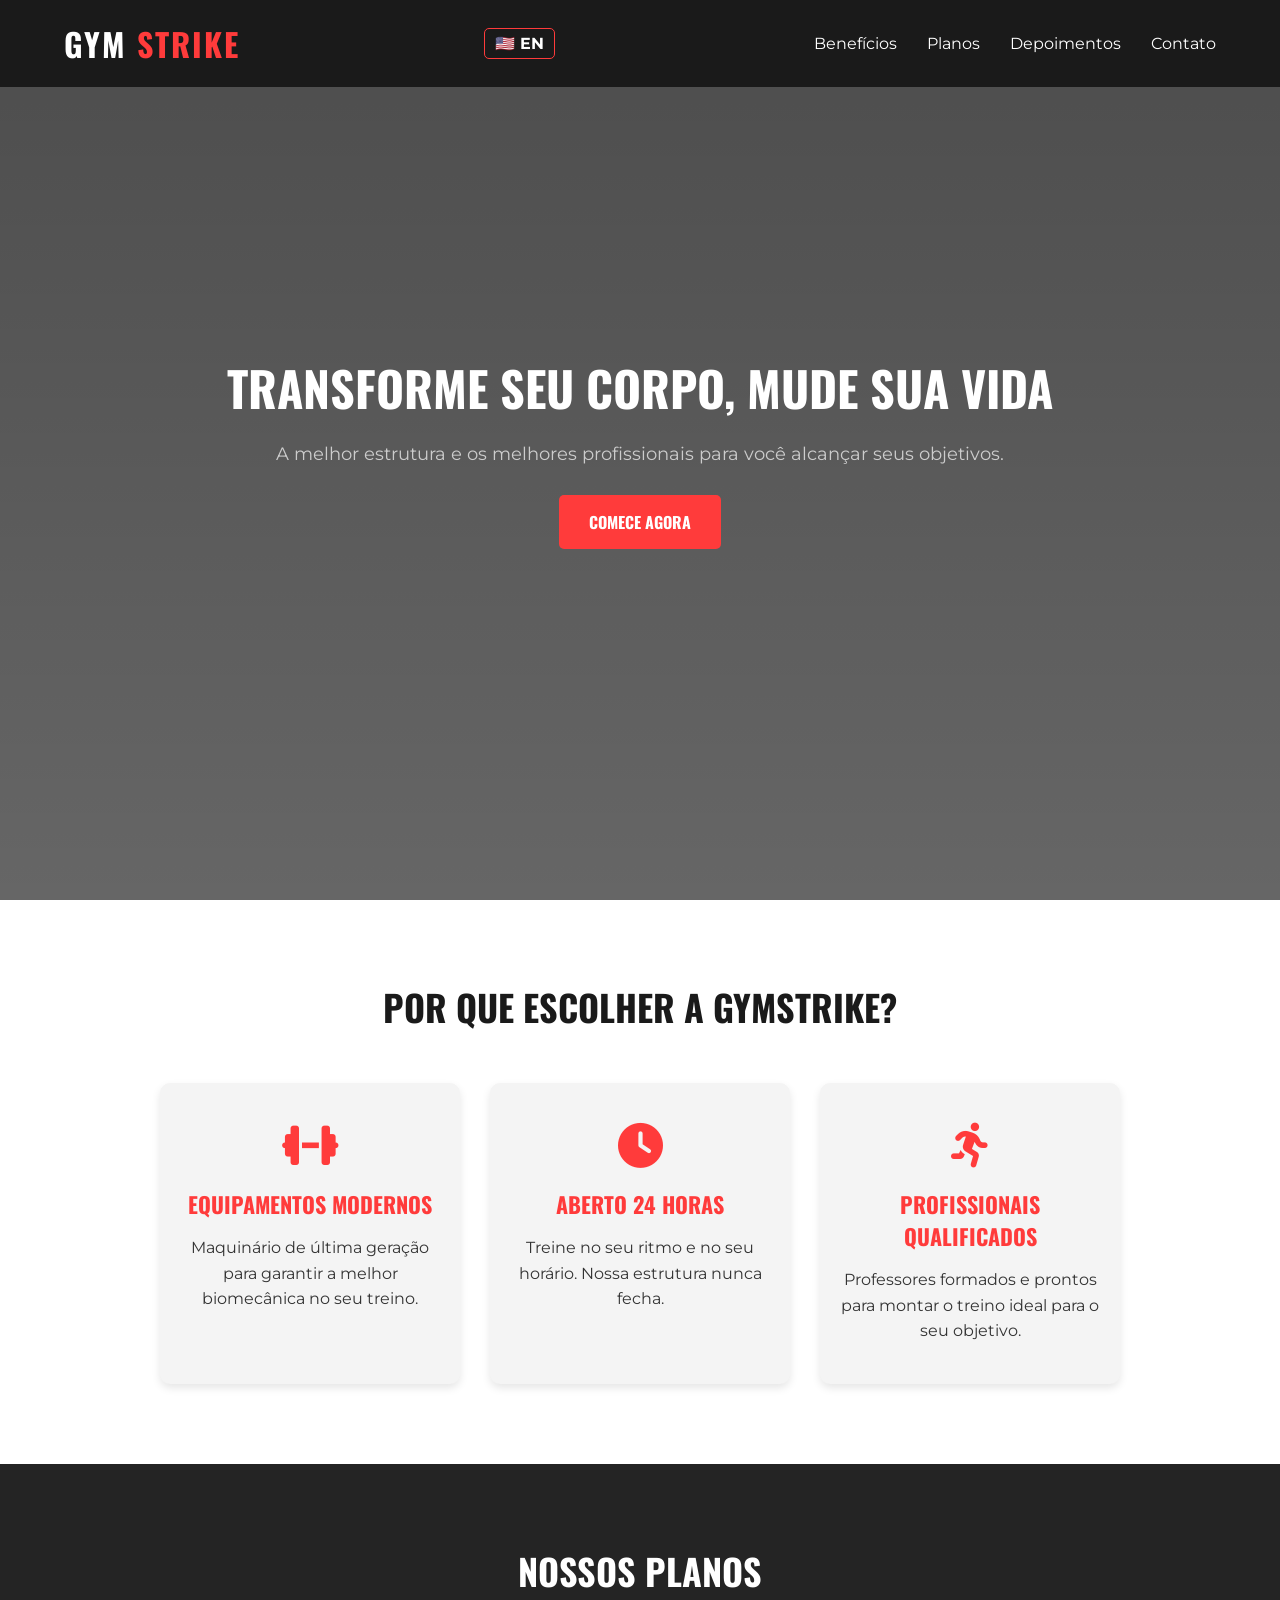
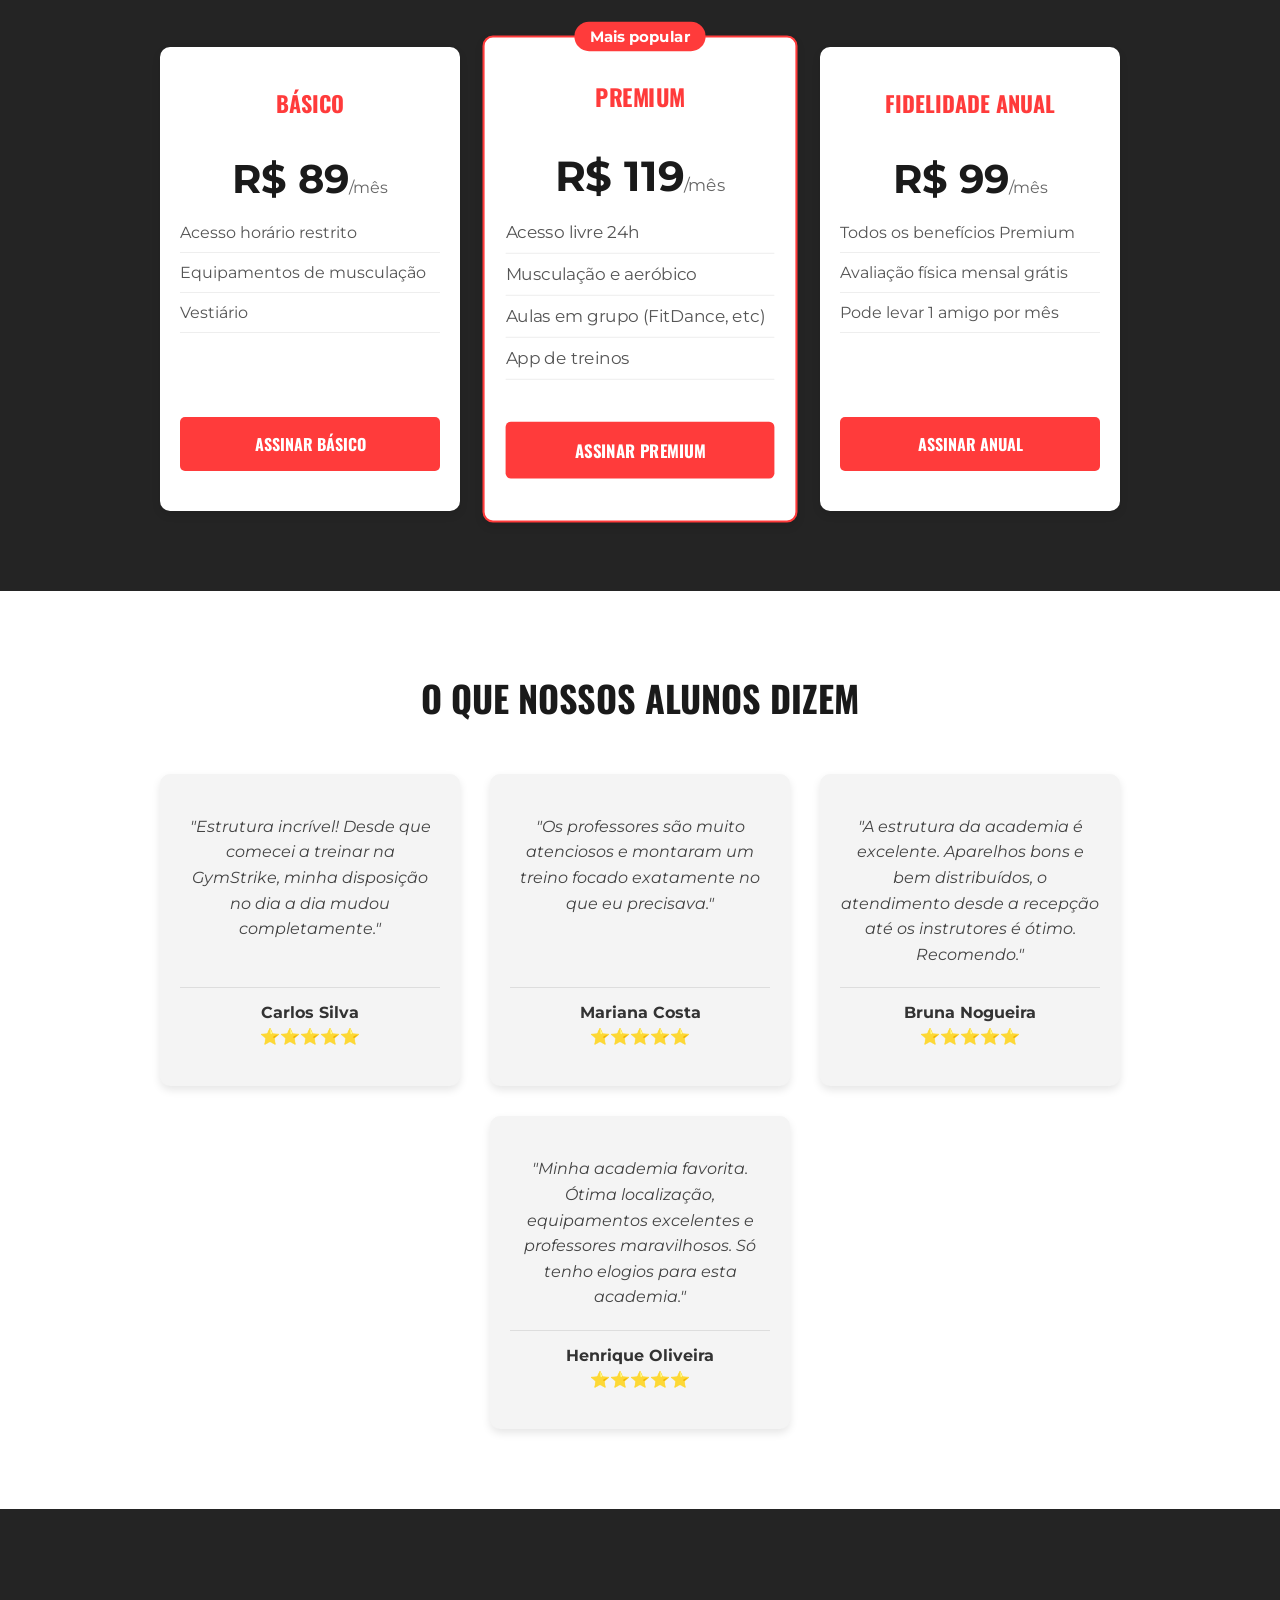
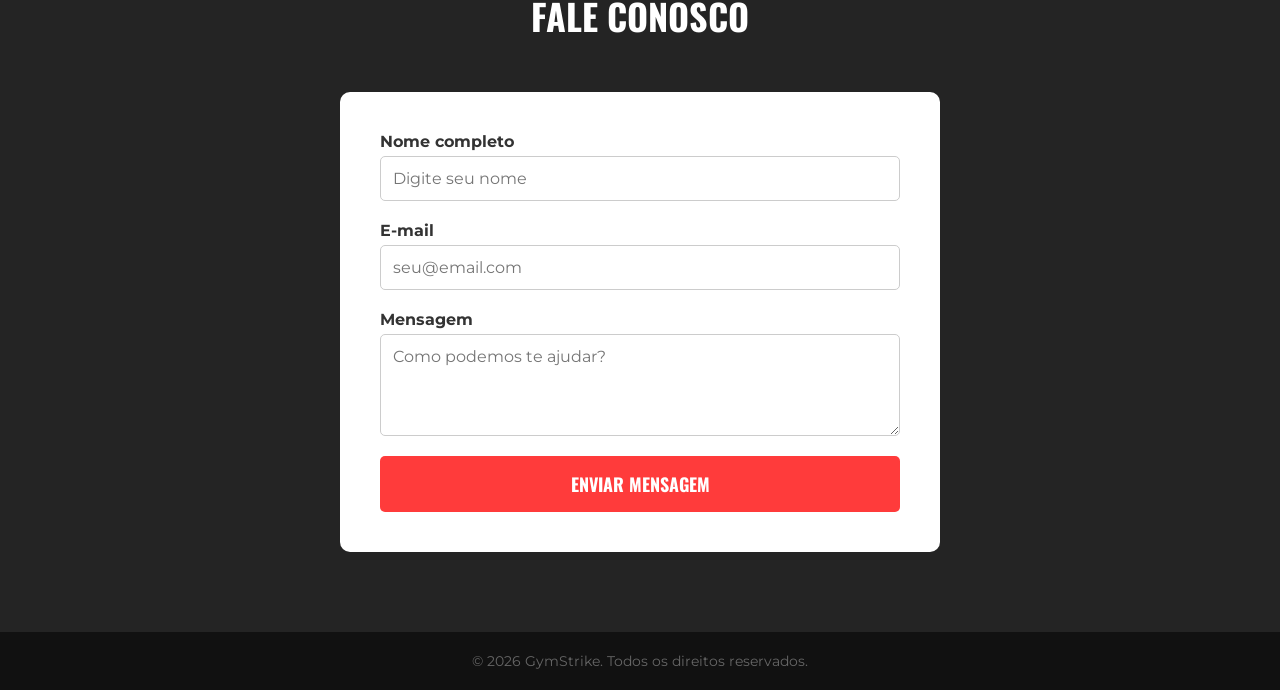
<file: index.html>
<!DOCTYPE html>
<html lang="pt-BR">
<head>
    <meta charset="UTF-8">
    <meta name="viewport" content="width=device-width, initial-scale=1.0">
    <title>GymStrike</title>
    <link rel="stylesheet" href="https://cdnjs.cloudflare.com/ajax/libs/font-awesome/6.5.1/css/all.min.css">
    <link href="https://fonts.googleapis.com/css2?family=Montserrat:wght@400;600&family=Oswald:wght@500;700&display=swap" rel="stylesheet">
    <link rel="stylesheet" href="style.css">
</head>
<body>
    <header>
        <nav>
            <div class="logo">Gym<span>Strike</span></div>
            
            <a href="index-en.html" class="btn-idioma" title="Switch to English">🇺🇸 EN</a>

            <button id="btn-menu" class="btn-menu">
                <i class="fa-solid fa-bars"></i>
            </button>

            <ul id="nav-links" class="nav-links">
                <li><a href="#beneficios">Benefícios</a></li>
                <li><a href="#planos">Planos</a></li>
                <li><a href="#depoimentos">Depoimentos</a></li>
                <li><a href="#contato">Contato</a></li>
            </ul>
        </nav>
    </header>

    <main>
        <!-- 1. HERO SECTION -->
        <section id="hero">
            <div class="hero-content">
                <h1>Transforme seu corpo, mude sua vida</h1>
                <p>A melhor estrutura e os melhores profissionais para você alcançar seus objetivos.</p>
                <a href="#planos" class="cta-button">Comece agora</a>
            </div>
        </section>

        <!-- 2. BENEFÍCIOS -->
         <section id="beneficios" class="secao-padrao">
            <h2 class="titulo-secao">Por que escolher a GymStrike?</h2>
            
            <div class="cards-container">
                <div class="card">
                    <i class="fa-solid fa-dumbbell icone-beneficio"></i>
                    <h3>Equipamentos modernos</h3>
                    <p>Maquinário de última geração para garantir a melhor biomecânica no seu treino.</p>
                </div>

                <div class="card">
                    <i class="fa-solid fa-clock icone-beneficio"></i>
                    <h3>Aberto 24 horas</h3>
                    <p>Treine no seu ritmo e no seu horário. Nossa estrutura nunca fecha.</p>
                </div>

                <div class="card">
                    <i class="fa-solid fa-person-running icone-beneficio"></i>
                    <h3>Profissionais qualificados</h3>
                    <p>Professores formados e prontos para montar o treino ideal para o seu objetivo.</p>
                </div>
            </div>
         </section>

         <!-- 3. PLANOS DE MENSALIDADE -->
          <section id="planos" class="secao-padrao bg-escuro">
            <h2 class="titulo-secao texto-claro">Nossos planos</h2>
            
            <div class="cards-container">
                <div class="card plano-card">
                    <h3>Básico</h3>
                    <div class="preco">R$ 89<span>/mês</span></div>
                    <ul class="lista-plano">
                        <li>Acesso horário restrito</li>
                        <li>Equipamentos de musculação</li>
                        <li>Vestiário</li>
                    </ul>
                    <a href="#contato" class="cta-button plano-btn">Assinar Básico</a>
                </div>

                <div class="card plano-card destaque">
                    <div class="tag-popular">Mais popular</div>
                    <h3>Premium</h3>
                    <div class="preco">R$ 119<span>/mês</span></div>
                    <ul class="lista-plano">
                        <li>Acesso livre 24h</li>
                        <li>Musculação e aeróbico</li>
                        <li>Aulas em grupo (FitDance, etc)</li>
                        <li>App de treinos</li>
                    </ul>
                    <a href="#contato" class="cta-button plano-btn">Assinar Premium</a>
                </div>

                <div class="card plano-card">
                    <h3>Fidelidade Anual</h3>
                    <div class="preco">R$ 99<span>/mês</span></div>
                    <ul class="lista-plano">
                        <li>Todos os benefícios Premium</li>
                        <li>Avaliação física mensal grátis</li>
                        <li>Pode levar 1 amigo por mês</li>
                    </ul>
                    <a href="#contato" class="cta-button plano-btn">Assinar Anual</a>
                </div>
            </div>
          </section>

          <!-- 4. DEPOIMENTOS -->
           <section id="depoimentos" class="secao-padrao">
            <h2 class="titulo-secao">O que nossos alunos dizem</h2>
            
            <div class="cards-container">
                <div class="card depoimento-card">
                    <p class="texto-depoimento">"Estrutura incrível! Desde que comecei a treinar na GymStrike, minha disposição no dia a dia mudou completamente."</p>
                    <div class="autor-depoimento">
                        <strong>Carlos Silva</strong>
                        <span>⭐⭐⭐⭐⭐</span>
                    </div>
                </div>

                <div class="card depoimento-card">
                    <p class="texto-depoimento">"Os professores são muito atenciosos e montaram um treino focado exatamente no que eu precisava."</p>
                    <div class="autor-depoimento">
                        <strong>Mariana Costa</strong>
                        <span>⭐⭐⭐⭐⭐</span>
                    </div>
                </div>

                <div class="card depoimento-card">
                    <p class="texto-depoimento">"A estrutura da academia é excelente. Aparelhos bons e bem distribuídos, o atendimento desde a recepção até os instrutores é ótimo. Recomendo."</p>
                    <div class="autor-depoimento">
                        <strong>Bruna Nogueira</strong>
                        <span>⭐⭐⭐⭐⭐</span>
                    </div>
                </div>

                <div class="card depoimento-card">
                    <p class="texto-depoimento">"Minha academia favorita. Ótima localização, equipamentos excelentes e professores maravilhosos. Só tenho elogios para esta academia."</p>
                    <div class="autor-depoimento">
                        <strong>Henrique Oliveira</strong>
                        <span>⭐⭐⭐⭐⭐</span>
                    </div>
                </div>
            </div>
           </section>

           <!-- 5. FORMULÁRIO DE CONTATO -->
            <section id="contato" class="secao-padrao bg-escuro">
                <h2 class="titulo-secao texto-claro">Fale conosco</h2>
                
                <div class="form-container">
                    <form id="form-contato" novalidate>
                        <div class="input-group">
                            <label for="nome">Nome completo</label>
                            <input type="text" id="nome" name="nome" placeholder="Digite seu nome" required>
                        </div>

                        <div class="input-group">
                            <label for="email">E-mail</label>
                            <input type="email" id="email" name="email" placeholder="seu@email.com" required>
                        </div>

                        <div class="input-group">
                            <label for="mensagem">Mensagem</label>
                            <textarea name="mensagem" id="mensagem" rows="4" placeholder="Como podemos te ajudar?" required></textarea>
                        </div>

                        <button type="submit" class="cta-button form-btn">Enviar Mensagem</button>
                    </form>
                </div>
            </section>
    </main>

    <!-- RODAPÉ -->
    <footer>
        <p>&copy; 2026 GymStrike. Todos os direitos reservados.</p>
    </footer>

    <!-- CAIXA DE ALERTA PERSONALIZADA -->
    <div id="alerta-customizado" class="escondido">
        <span id="mensagem-alerta">Mensagem de sucesso aqui</span>
        <button id="fechar-alerta">Ok</button>
    </div>

    <script src="script.js"></script>
</body>
</html>
</file>
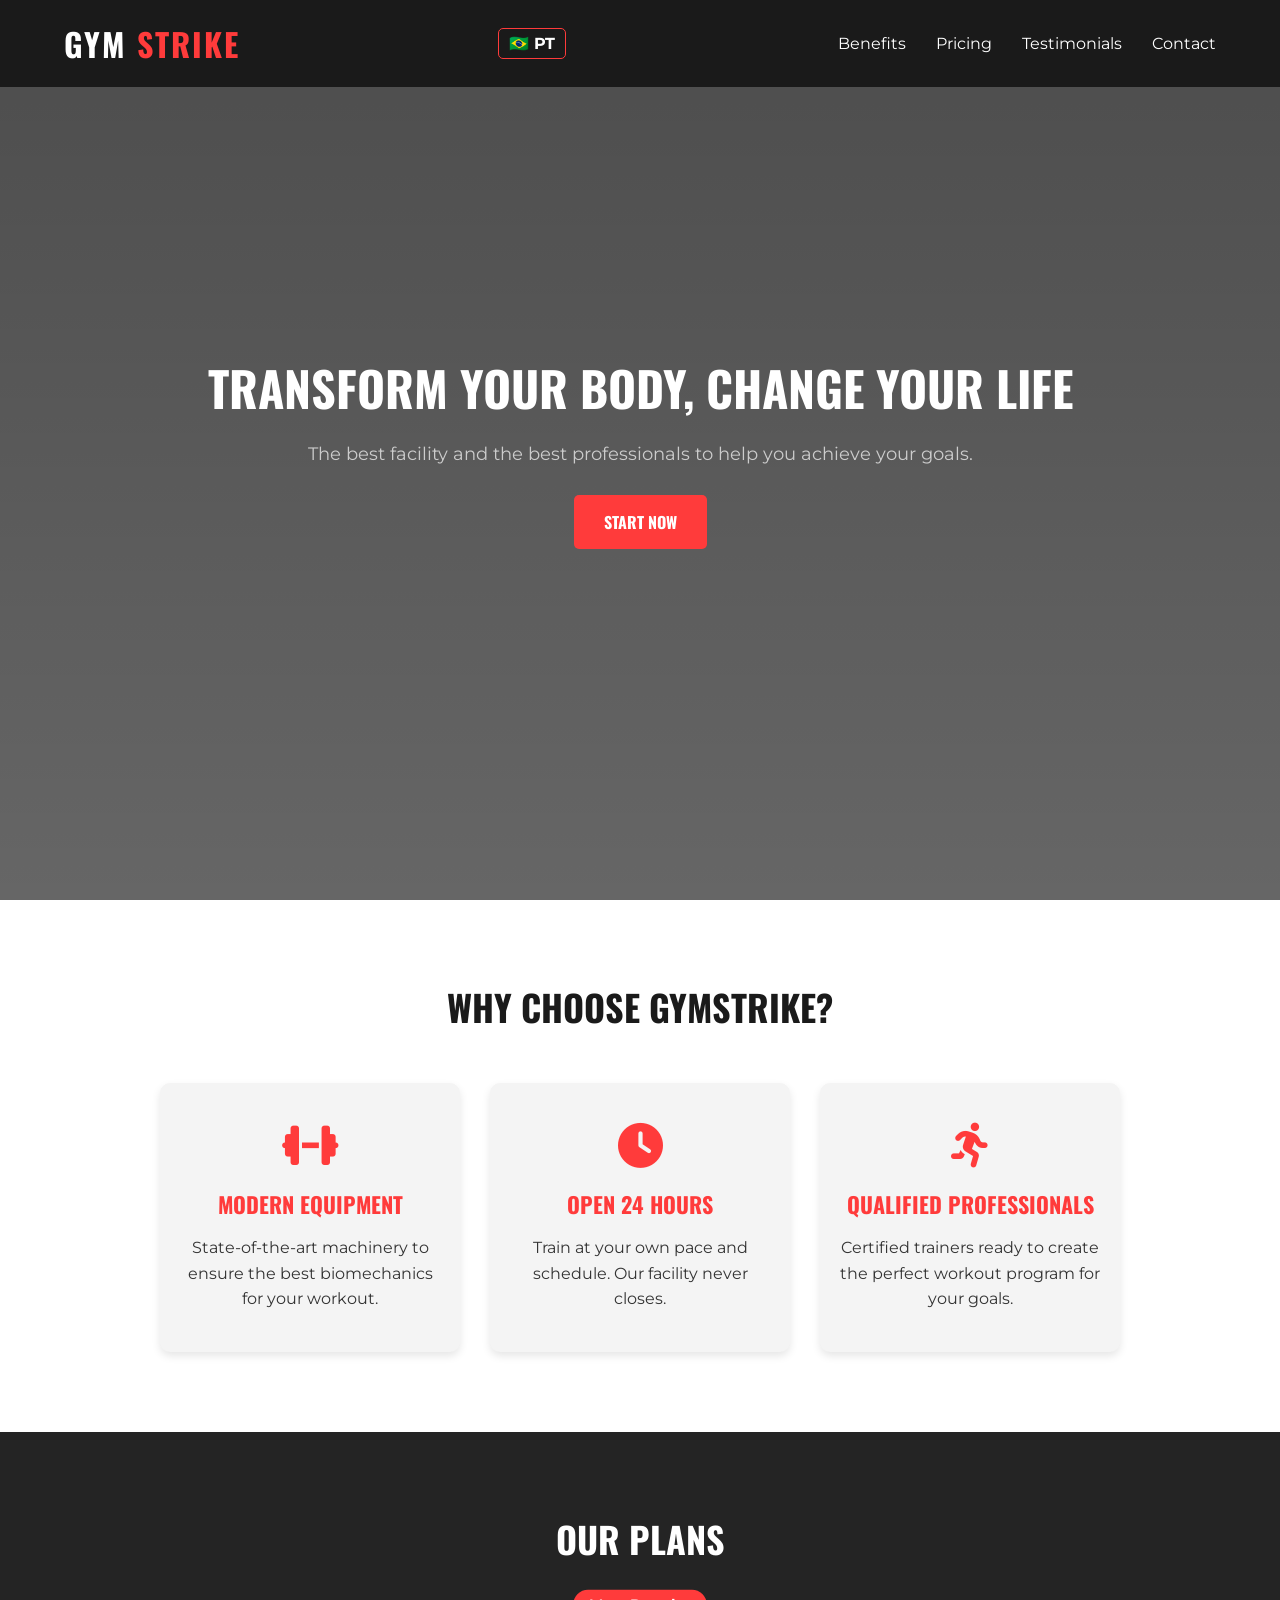
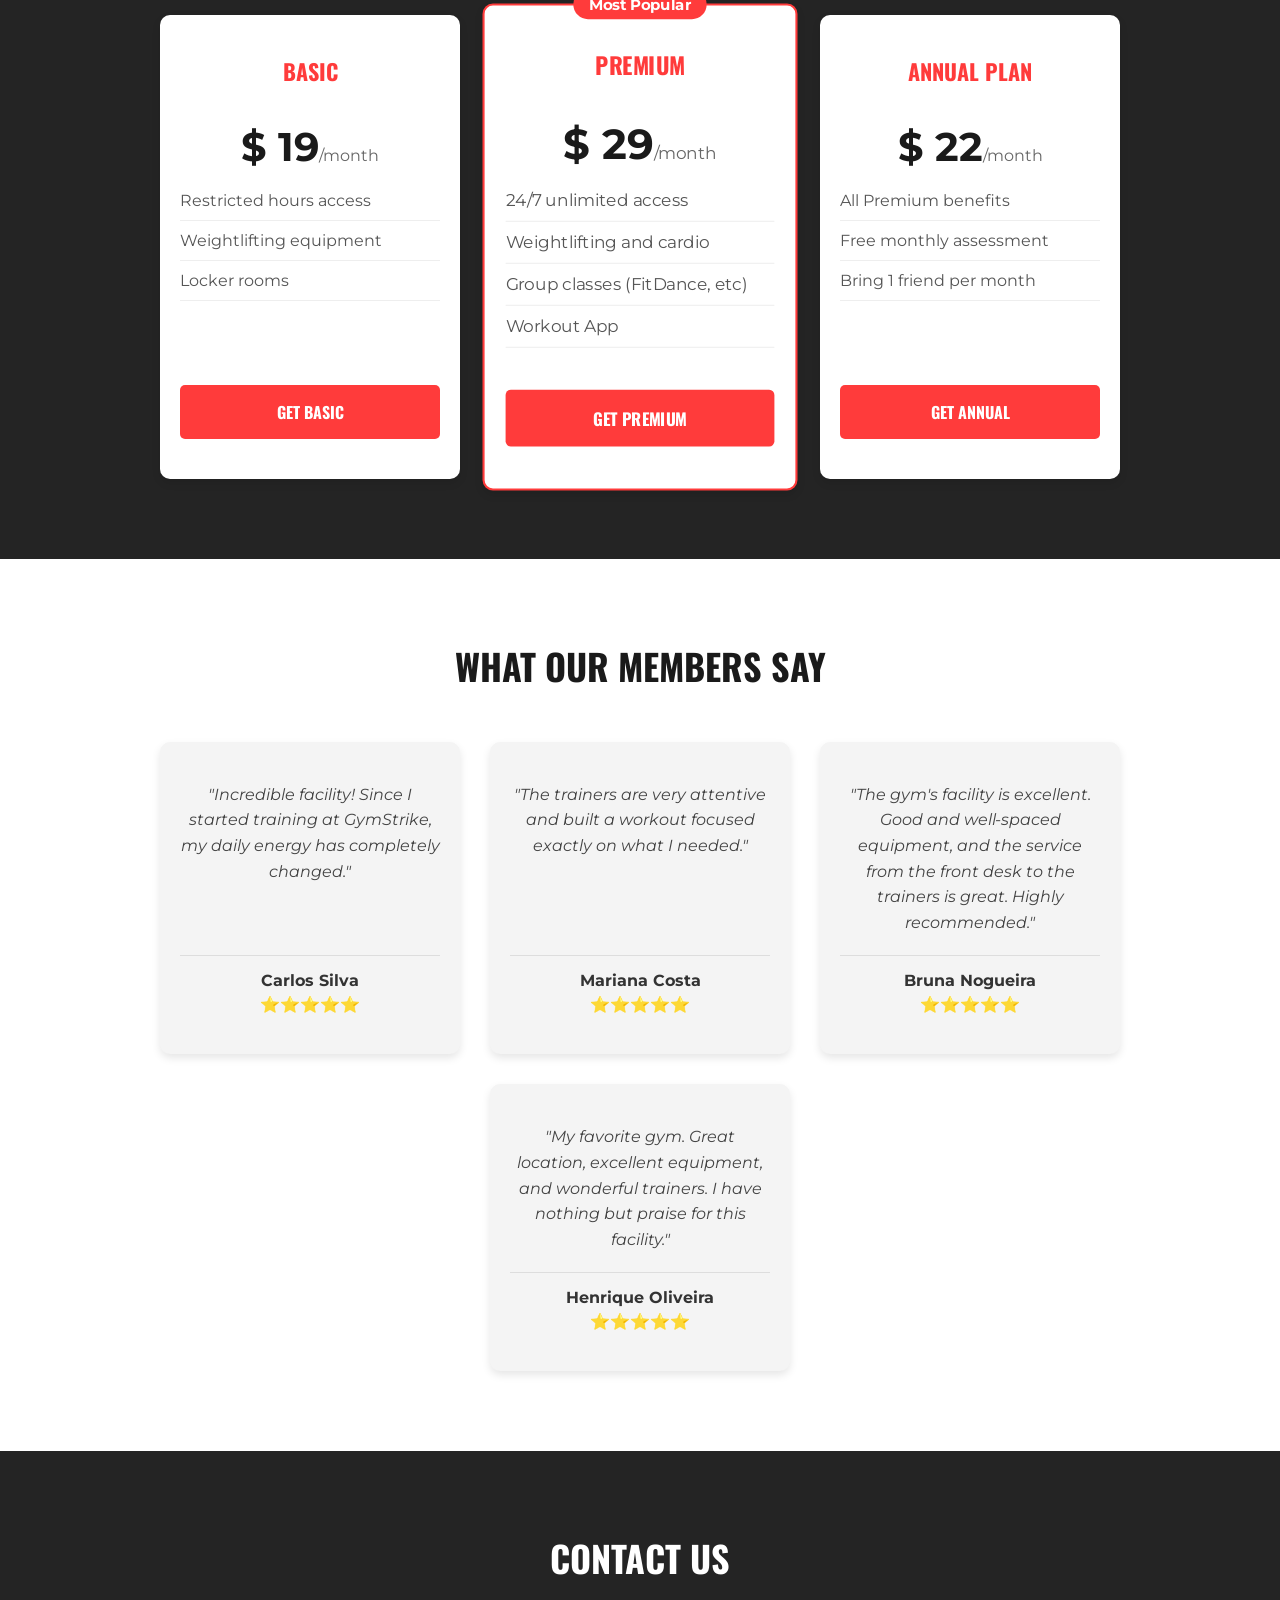
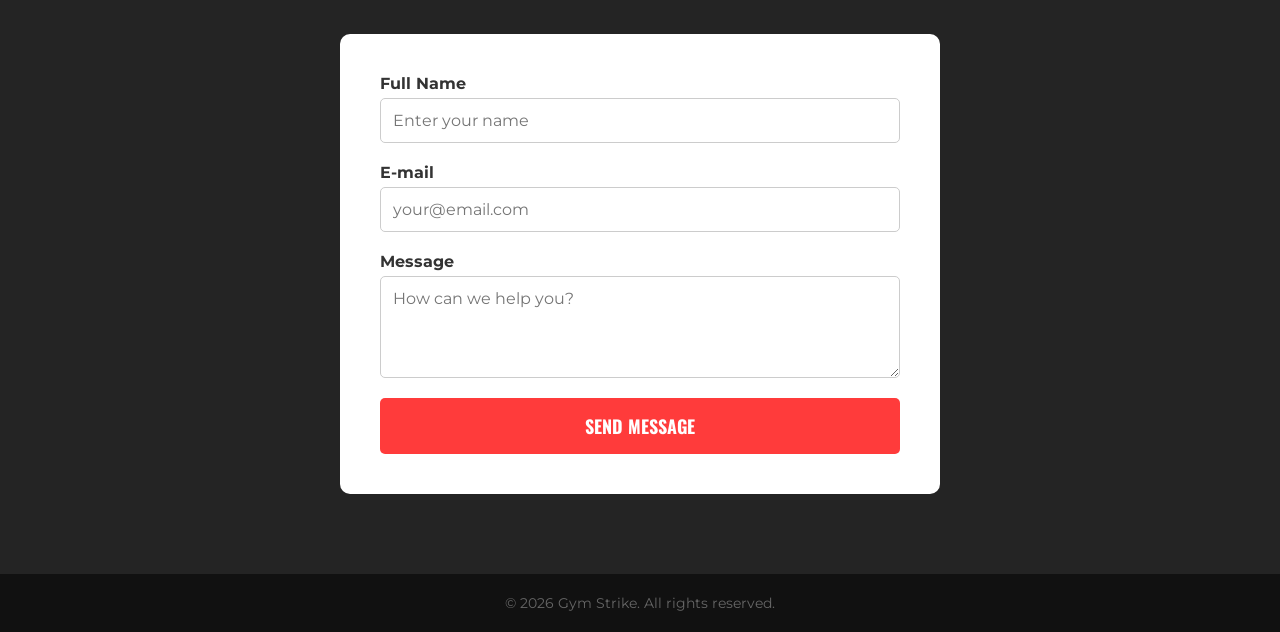
<file: index-en.html>
<!DOCTYPE html>
<html lang="en">
<head>
    <meta charset="UTF-8">
    <meta name="viewport" content="width=device-width, initial-scale=1.0">
    <title>GymStrike</title>
    <link rel="stylesheet" href="https://cdnjs.cloudflare.com/ajax/libs/font-awesome/6.5.1/css/all.min.css">
    <link href="https://fonts.googleapis.com/css2?family=Montserrat:wght@400;600&family=Oswald:wght@500;700&display=swap" rel="stylesheet">
    <link rel="stylesheet" href="style.css">
</head>
<body>
    <header>
        <nav>
            <div class="logo">Gym<span>Strike</span></div>

            <a href="index.html" class="btn-idioma" title="Mudar para Português">🇧🇷 PT</a>

            <button id="btn-menu" class="btn-menu">
                <i class="fa-solid fa-bars"></i>
            </button>

            <ul id="nav-links" class="nav-links">
                <li><a href="#beneficios">Benefits</a></li>
                <li><a href="#planos">Pricing</a></li>
                <li><a href="#depoimentos">Testimonials</a></li>
                <li><a href="#contato">Contact</a></li>
            </ul>
        </nav>
    </header>

    <main>
        <!-- 1. HERO SECTION -->
        <section id="hero">
            <div class="hero-content">
                <h1>Transform your body, change your life</h1>
                <p>The best facility and the best professionals to help you achieve your goals.</p>
                <a href="#planos" class="cta-button">Start Now</a>
            </div>
        </section>

        <!-- 2. BENEFITS -->
         <section id="beneficios" class="secao-padrao">
            <h2 class="titulo-secao">Why choose GymStrike?</h2>
            
            <div class="cards-container">
                <div class="card">
                    <i class="fa-solid fa-dumbbell icone-beneficio"></i>
                    <h3>Modern Equipment</h3>
                    <p>State-of-the-art machinery to ensure the best biomechanics for your workout.</p>
                </div>

                <div class="card">
                    <i class="fa-solid fa-clock icone-beneficio"></i>
                    <h3>Open 24 Hours</h3>
                    <p>Train at your own pace and schedule. Our facility never closes.</p>
                </div>

                <div class="card">
                    <i class="fa-solid fa-person-running icone-beneficio"></i>
                    <h3>Qualified Professionals</h3>
                    <p>Certified trainers ready to create the perfect workout program for your goals.</p>
                </div>
            </div>
         </section>

         <!-- 3. PRICING -->
          <section id="planos" class="secao-padrao bg-escuro">
            <h2 class="titulo-secao texto-claro">Our Plans</h2>
            
            <div class="cards-container">
                <div class="card plano-card">
                    <h3>Basic</h3>
                    <div class="preco">$ 19<span>/month</span></div>
                    <ul class="lista-plano">
                        <li>Restricted hours access</li>
                        <li>Weightlifting equipment</li>
                        <li>Locker rooms</li>
                    </ul>
                    <a href="#contato" class="cta-button plano-btn">Get Basic</a>
                </div>

                <div class="card plano-card destaque">
                    <div class="tag-popular">Most Popular</div>
                    <h3>Premium</h3>
                    <div class="preco">$ 29<span>/month</span></div>
                    <ul class="lista-plano">
                        <li>24/7 unlimited access</li>
                        <li>Weightlifting and cardio</li>
                        <li>Group classes (FitDance, etc)</li>
                        <li>Workout App</li>
                    </ul>
                    <a href="#contato" class="cta-button plano-btn">Get Premium</a>
                </div>

                <div class="card plano-card">
                    <h3>Annual Plan</h3>
                    <div class="preco">$ 22<span>/month</span></div>
                    <ul class="lista-plano">
                        <li>All Premium benefits</li>
                        <li>Free monthly assessment</li>
                        <li>Bring 1 friend per month</li>
                    </ul>
                    <a href="#contato" class="cta-button plano-btn">Get Annual</a>
                </div>
            </div>
          </section>

          <!-- 4. TESTIMONIALS -->
           <section id="depoimentos" class="secao-padrao">
            <h2 class="titulo-secao">What our members say</h2>
            
            <div class="cards-container">
                <div class="card depoimento-card">
                    <p class="texto-depoimento">"Incredible facility! Since I started training at GymStrike, my daily energy has completely changed."</p>
                    <div class="autor-depoimento">
                        <strong>Carlos Silva</strong>
                        <span>⭐⭐⭐⭐⭐</span>
                    </div>
                </div>

                <div class="card depoimento-card">
                    <p class="texto-depoimento">"The trainers are very attentive and built a workout focused exactly on what I needed."</p>
                    <div class="autor-depoimento">
                        <strong>Mariana Costa</strong>
                        <span>⭐⭐⭐⭐⭐</span>
                    </div>
                </div>

                <div class="card depoimento-card">
                    <p class="texto-depoimento">"The gym's facility is excellent. Good and well-spaced equipment, and the service from the front desk to the trainers is great. Highly recommended."</p>
                    <div class="autor-depoimento">
                        <strong>Bruna Nogueira</strong>
                        <span>⭐⭐⭐⭐⭐</span>
                    </div>
                </div>

                <div class="card depoimento-card">
                    <p class="texto-depoimento">"My favorite gym. Great location, excellent equipment, and wonderful trainers. I have nothing but praise for this facility."</p>
                    <div class="autor-depoimento">
                        <strong>Henrique Oliveira</strong>
                        <span>⭐⭐⭐⭐⭐</span>
                    </div>
                </div>
            </div>
           </section>

           <!-- 5. CONTACT FORMS -->
            <section id="contato" class="secao-padrao bg-escuro">
                <h2 class="titulo-secao texto-claro">Contact Us</h2>
                
                <div class="form-container">
                    <form id="form-contato" novalidate>
                        <div class="input-group">
                            <label for="nome">Full Name</label>
                            <input type="text" id="nome" name="nome" placeholder="Enter your name" required>
                        </div>

                        <div class="input-group">
                            <label for="email">E-mail</label>
                            <input type="email" id="email" name="email" placeholder="your@email.com" required>
                        </div>

                        <div class="input-group">
                            <label for="mensagem">Message</label>
                            <textarea name="mensagem" id="mensagem" rows="4" placeholder="How can we help you?" required></textarea>
                        </div>

                        <button type="submit" class="cta-button form-btn">Send Message</button>
                    </form>
                </div>
            </section>
    </main>

    <footer>
        <p>&copy; 2026 Gym Strike. All rights reserved.</p>
    </footer>

    <div id="alerta-customizado" class="escondido">
        <span id="mensagem-alerta">Success message here</span>
        <button id="fechar-alerta">Ok</button>
    </div>

    <script src="script.js"></script>
</body>
</html>
</file>
<file: style.css>
* {
    margin: 0;
    padding: 0;
    box-sizing: border-box;
    font-family: 'Montserrat', sans-serif;
}

h1, h2, h3, .cta-button {
    font-family: 'Oswald', sans-serif;
    text-transform: uppercase;
}

/* CABEÇALHO E NAVEGAÇÃO */
header {
    background-color: #1a1a1a;
    padding: 20px 5%;
    position: fixed;
    width: 100%;
    top: 0;
    z-index: 100;
}

nav {
    display: flex;
    justify-content: space-between;
    align-items: center;
}

.logo {
    font-family: 'Oswald', sans-serif;
    color: #ffffff;
    font-size: 32px;
    font-weight: 700;
    text-transform: uppercase;
    display: flex;
    align-items: center;
    gap: 10px;
    letter-spacing: 2px;
}

.logo span {
    font-family: 'Oswald', sans-serif;
    color: #ff3b3b;
}

/* BOTÃO DE IDIOMA */
.btn-idioma {
    color: white;
    text-decoration: none;
    font-weight: bold;
    font-size: 16px;
    padding: 5px 10px;
    border: 1px solid #ff3b3b;
    border-radius: 5px;
    transition: all 0.3s ease;
    margin-right: 15px;
}

.btn-idioma:hover {
    background-color: #ff3b3b;
}

/* O botão começa escondido por padrão no computador */
.btn-menu {
    display: none;
    background: none;
    border: none;
    color: white;
    font-size: 28px;
    cursor: pointer;
}

.nav-links {
    list-style: none;
    display: flex;
    gap: 30px;
}

.nav-links a {
    color: white;
    text-decoration: none;
    font-size: 16px;
    transition: color 0.3s ease;
}

.nav-links a:hover {
    color: #ff3b3b;
}

/* HERO SECTION */
#hero {
    background: linear-gradient(rgba(0,0,0,0.7), rgba(0,0,0,0.6)),
                url('https://images.unsplash.com/photo-1534438327276-14e5300c3a48?q=80&w=1920&auto=format&fit=crop') center/cover no-repeat;
    height: 100vh;
    display: flex;
    align-items: center;
    justify-content: center;
    text-align: center;
    color: white;
    padding: 0 20px;
}

.hero-content h1 {
    font-size: 48px;
    margin-bottom: 20px;
}

.hero-content p {
    font-size: 18px;
    margin-bottom: 30px;
    color: #cccccc;
}

/* BOTÃO CTA */
.cta-button {
    display: inline-block;
    background-color: #ff3b3b;
    color: white;
    padding: 15px 30px;
    text-decoration: none;
    font-weight: bold;
    border-radius: 5px;
    transition: background-color 0.3s ease, transform 0.2s ease;
}

.cta-button:hover {
    background-color: #cc0000;
    transform: scale(1.05);
}

/* ESTILOS PADRÕES DE SEÇÃO */
.secao-padrao {
    padding: 80px 5%;
    background-color: #ffffff;
    color: #333333;
    text-align: center;
}

.titulo-secao {
    font-size: 36px;
    margin-bottom: 50px;
    color: #1a1a1a;
}

.bg-escuro {
    background-color: #242424;
}

.texto-claro {
    color: #ffffff;
}

/* BENEFÍCIOS */
.cards-container {
    display: flex;
    justify-content: center;
    gap: 30px;
    flex-wrap: wrap;
}

.card {
    background-color: #f4f4f4;
    padding: 40px 20px;
    border-radius: 10px;
    width: 300px;
    box-shadow: 0 4px 8px rgba(0,0,0,0.1);
    transition: transform 0.3s ease, box-shadow 0.3s ease;
}

.card h3 {
    color: #ff3b3b;
    margin-bottom: 15px;
    font-size: 22px;
}

.card p {
    font-size: 16px;
    line-height: 1.6;
}

.card:hover {
    transform: translateY(-10px);
    box-shadow: 0 8px 16px rgba(0,0,0,0.2);
}

/* PLANOS */
.plano-card {
    background-color: #ffffff;
    display: flex;
    flex-direction: column;
    position: relative;
}

.plano-card.destaque {
    border: 2px solid #ff3b3b;
    transform: scale(1.05);
}

.plano-card.destaque:hover {
    transform: scale(1.1);
}

.tag-popular {
    position: absolute;
    top: -15px;
    left: 50%;
    transform: translateX(-50%);
    background-color: #ff3b3b;
    color: white;
    padding: 5px 15px;
    border-radius: 20px;
    font-size: 14px;
    font-weight: bold;
}

.preco {
    font-size: 40px;
    font-weight: bold;
    color: #1a1a1a;
    margin: 20px 0;
}

.preco span {
    font-size: 16px;
    color: #666666;
    font-weight: normal;
}

.lista-plano {
    list-style: none;
    text-align: left;
    margin-bottom: 30px;
    flex-grow: 1;
}

.lista-plano li {
    margin-bottom: 10px;
    border-bottom: 1px solid #eeeeee;
    padding-bottom: 10px;
    color: #555555;
}

.plano-btn {
    width: 100%;
    text-align: center;
}

/* DEPOIMENTOS */
.depoimento-card {
    display: flex;
    flex-direction: column;
    justify-content: space-between;
    font-style: italic;
}

.texto-depoimento {
    margin-bottom: 20px;
    font-size: 16px;
    color: #444444;
}

.autor-depoimento {
    display: flex;
    flex-direction: column;
    align-items: center;
    gap: 5px;
    font-style: normal;
    border-top: 1px solid #dddddd;
    padding-top: 15px;
}

/* FORMULÁRIO DE CONTATO */
.form-container {
    max-width: 600px;
    margin: 0 auto;
    background-color: #ffffff;
    padding: 40px;
    border-radius: 10px;
    text-align: left;
}

.input-group {
    margin-bottom: 20px;
    display: flex;
    flex-direction: column;
}

.input-group label {
    margin-bottom: 5px;
    font-weight: bold;
    color: #333333;
}

.input-group input,
.input-group textarea {
    padding: 12px;
    border: 1px solid #cccccc;
    border-radius: 5px;
    font-size: 16px;
    outline: none;
    transition: border-color 0.3s ease;
}

.input-group input:focus,
.input-group textarea:focus {
    border-color: #ff3b3b;
}

.form-btn {
    width: 100%;
    border: none;
    cursor: pointer;
    font-size: 18px;
}

/* RODAPÉ */
footer {
    background-color: #111111;
    color: #666666;
    text-align: center;
    padding: 20px 0;
    font-size: 14px;
}

/* ALERTA PERSONALIZADO */
#alerta-customizado {
    position: fixed;
    bottom: 30px;
    right: 30px;
    background-color: #10b981;
    color: white;
    padding: 15px 25px;
    border-radius: 8px;
    box-shadow: 0 10px 25px rgba(0,0,0,0.2);
    display: flex;
    align-items: center;
    gap: 20px;
    z-index: 9999;
    transition: transform 0.4s cubic-bezier(0.175, 0.885, 0.32, 1.275), opacity 0.4s ease;
}

#alerta-customizado.escondido {
    transform: translateY(150px);
    opacity: 0;
    pointer-events: none;
}

#fechar-alerta {
    background-color: rgba(255,255,255,0.2);
    color: white;
    border: none;
    padding: 5px 15px;
    border-radius: 4px;
    cursor: pointer;
    font-weight: bold;
    transition: background-color 0.3s;
}

#fechar-alerta:hover {
    background-color: rgba(255,255,255,0.4);
}

/* ÍCONES DE BENEFÍCIOS */
.icone-beneficio {
    font-size: 45px;
    color: #ff3b3b;
    margin-bottom: 20px;
    transition: transform 0.3s ease;
}

.card:hover .icone-beneficio {
    transform: rotate(-10deg) scale(1.1);
}

/* RESPONSIVIDADE (telas menores de 768px) */
@media (max-width: 768px) {
    /* Mostra o botão */
    .btn-menu {
        display: block;
    }

    /* Transforma o menu em uma tela cheia escondida na direita */
    .nav-links {
        position: fixed;
        top: 80px;
        right: -100%;
        background-color: #1a1a1a;
        width: 100%;
        height: calc(100vh - 80px);
        flex-direction: column;
        align-items: center;
        padding-top: 50px;
        gap: 40px;
        transition: right 0.4s ease;
    }

    /* Quando o JavaScript adicionar a classe 'ativo', o menu desliza para dentro da tela */
    .nav-links.ativo {
        right: 0;
    }
}
</file>
